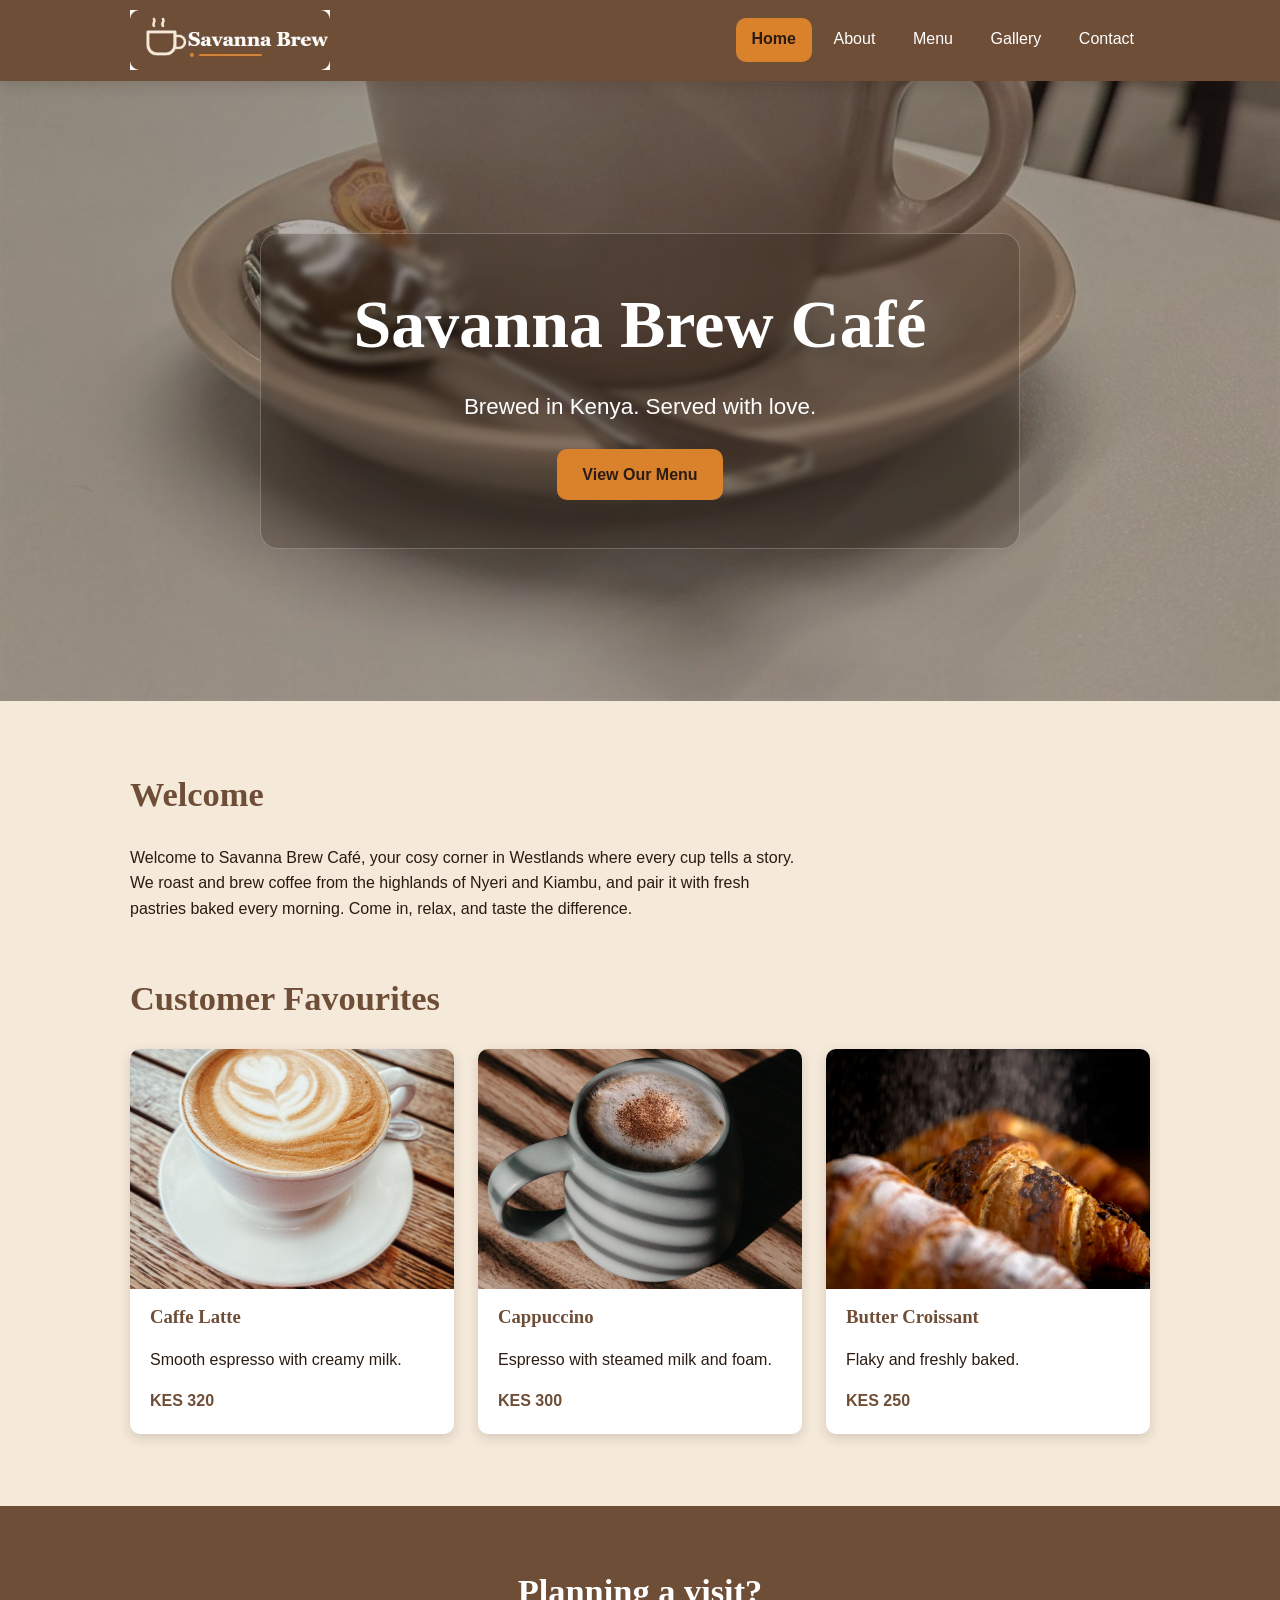
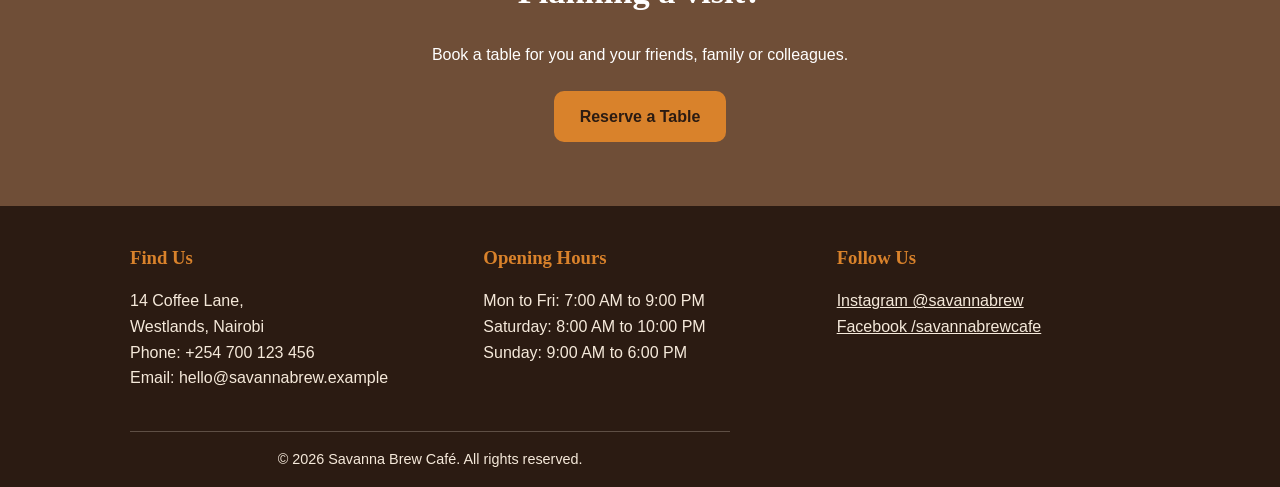
<file: index.html>
<!DOCTYPE html>
<html lang="en">
<head>
  <meta charset="UTF-8">
  <meta name="viewport" content="width=device-width, initial-scale=1.0">
  <meta name="description" content="Savanna Brew Café - Kenyan coffee and fresh pastries in Westlands, Nairobi.">
  <title>Home | Savanna Brew Café</title>
  <link rel="preload" as="image" href="images/optimized/hero.jpg">
  <link rel="stylesheet" href="css/style.css">
  <link rel="icon" type="image/png" href="images/logo.png">
</head>
<body>

  <header class="site-header">
    <div class="container header-inner">
      <a class="logo" href="index.html">
        <img src="images/logo.png" alt="Savanna Brew Café logo" width="200" height="60" decoding="async">
      </a>
      <nav aria-label="Main navigation">
        <ul class="nav-list">
          <li><a href="index.html" class="active" aria-current="page">Home</a></li>
          <li><a href="about.html">About</a></li>
          <li><a href="menu.html">Menu</a></li>
          <li><a href="gallery.html">Gallery</a></li>
          <li><a href="contact.html">Contact</a></li>
        </ul>
      </nav>
    </div>
  </header>

  <main>
    <section class="hero">
      <div class="hero-content">
        <h1>Savanna Brew Café</h1>
        <p class="tagline">Brewed in Kenya. Served with love.</p>
        <a class="btn" href="menu.html">View Our Menu</a>
      </div>
    </section>

    <section class="section container home-welcome">
      <h2>Welcome</h2>
      <p>Welcome to Savanna Brew Café, your cosy corner in Westlands where every cup tells a story. We roast and brew coffee from the highlands of Nyeri and Kiambu, and pair it with fresh pastries baked every morning. Come in, relax, and taste the difference.</p>
    </section>

    <section class="section container home-favourites">
      <h2>Customer Favourites</h2>
      <div class="cards">
        <article class="card">
          <img class="card-image-latte" src="images/optimized/latte.jpg" alt="A creamy caffe latte in a white cup" width="400" height="300" loading="lazy" decoding="async">
          <div class="card-body">
            <h3>Caffe Latte</h3>
            <p>Smooth espresso with creamy milk.</p>
            <p class="card-price">KES 320</p>
          </div>
        </article>
        <article class="card">
          <img src="images/optimized/cappuccino.jpg" alt="A cappuccino topped with frothy milk foam" width="400" height="300" loading="lazy" decoding="async">
          <div class="card-body">
            <h3>Cappuccino</h3>
            <p>Espresso with steamed milk and foam.</p>
            <p class="card-price">KES 300</p>
          </div>
        </article>
        <article class="card">
          <img class="card-image-croissant" src="images/optimized/croissant.jpg" alt="A flaky golden butter croissant on a plate" width="400" height="300" loading="lazy" decoding="async">
          <div class="card-body">
            <h3>Butter Croissant</h3>
            <p>Flaky and freshly baked.</p>
            <p class="card-price">KES 250</p>
          </div>
        </article>
      </div>
    </section>

    <section class="section cta">
      <div class="container">
        <h2>Planning a visit?</h2>
        <p>Book a table for you and your friends, family or colleagues.</p>
        <a class="btn" href="contact.html">Reserve a Table</a>
      </div>
    </section>
  </main>

  <footer class="site-footer">
    <div class="container">
      <div class="footer-cols">
        <section>
          <h3>Find Us</h3>
          <p>14 Coffee Lane,<br>Westlands, Nairobi<br>Phone: +254 700 123 456<br>Email: hello@savannabrew.example</p>
        </section>
        <section>
          <h3>Opening Hours</h3>
          <p>Mon to Fri: 7:00 AM to 9:00 PM<br>Saturday: 8:00 AM to 10:00 PM<br>Sunday: 9:00 AM to 6:00 PM</p>
        </section>
        <section>
          <h3>Follow Us</h3>
          <ul class="social-list">
            <li><a href="https://www.instagram.com/" target="_blank" rel="noopener noreferrer">Instagram @savannabrew</a></li>
            <li><a href="https://www.facebook.com/" target="_blank" rel="noopener noreferrer">Facebook /savannabrewcafe</a></li>
          </ul>
        </section>
      </div>
      <p class="copyright">&copy; 2026 Savanna Brew Café. All rights reserved.</p>
    </div>
  </footer>

</body>
</html>
</file>
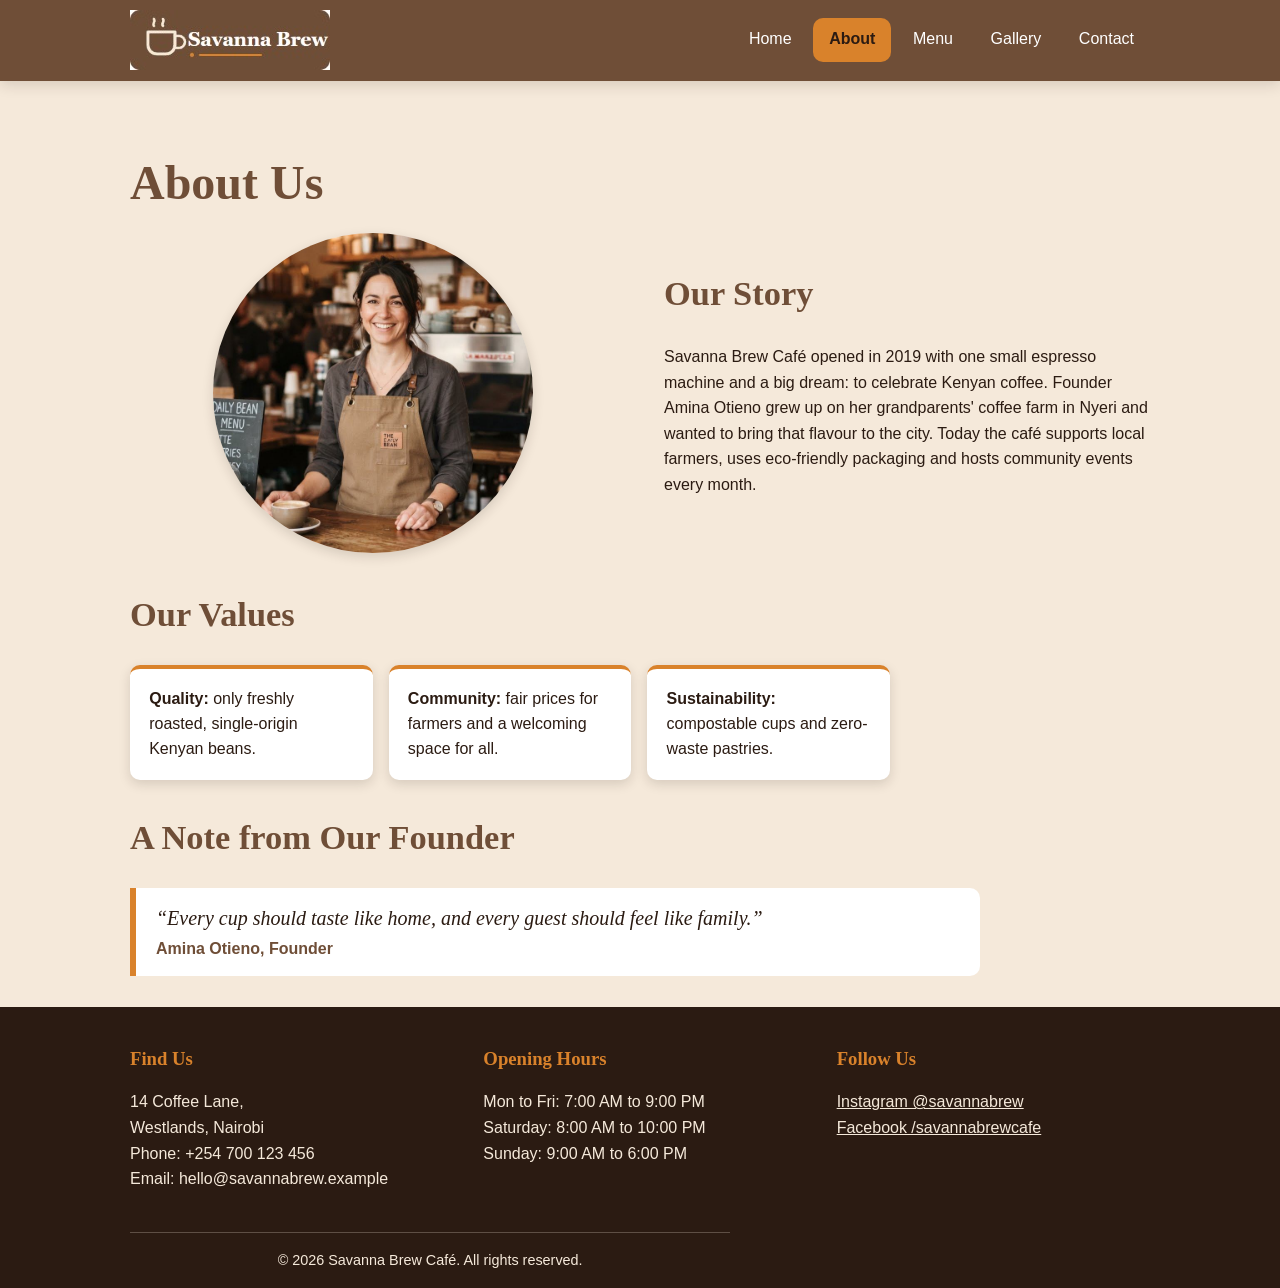
<file: about.html>
<!DOCTYPE html>
<html lang="en">
<head>
  <meta charset="UTF-8">
  <meta name="viewport" content="width=device-width, initial-scale=1.0">
  <meta name="description" content="Savanna Brew Café - Kenyan coffee and fresh pastries in Westlands, Nairobi.">
  <title>About Us | Savanna Brew Café</title>
  <link rel="stylesheet" href="css/style.css">
  <link rel="icon" type="image/png" href="images/logo.png">
</head>
<body>

  <header class="site-header">
    <div class="container header-inner">
      <a class="logo" href="index.html">
        <img src="images/logo.png" alt="Savanna Brew Café logo" width="200" height="60">
      </a>
      <nav aria-label="Main navigation">
        <ul class="nav-list">
          <li><a href="index.html">Home</a></li>
          <li><a href="about.html" class="active" aria-current="page">About</a></li>
          <li><a href="menu.html">Menu</a></li>
          <li><a href="gallery.html">Gallery</a></li>
          <li><a href="contact.html">Contact</a></li>
        </ul>
      </nav>
    </div>
  </header>

  <main>
    <section class="section container about-intro">
      <h1>About Us</h1>
      <div class="two-col">
        <img class="owner-photo" src="images/optimized/about-owner.jpg" alt="Amina Otieno, the café owner, smiling behind the counter" width="600" height="600" loading="lazy" decoding="async">
        <article>
          <h2>Our Story</h2>
          <p>Savanna Brew Café opened in 2019 with one small espresso machine and a big dream: to celebrate Kenyan coffee. Founder Amina Otieno grew up on her grandparents' coffee farm in Nyeri and wanted to bring that flavour to the city. Today the café supports local farmers, uses eco-friendly packaging and hosts community events every month.</p>
        </article>
      </div>
    </section>

    <section class="section container about-values">
      <h2>Our Values</h2>
      <ul class="values-list">
        <li><strong>Quality:</strong> only freshly roasted, single-origin Kenyan beans.</li>
        <li><strong>Community:</strong> fair prices for farmers and a welcoming space for all.</li>
        <li><strong>Sustainability:</strong> compostable cups and zero-waste pastries.</li>
      </ul>
    </section>

    <section class="section container owner-quote">
      <h2>A Note from Our Founder</h2>
      <blockquote>
        &ldquo;Every cup should taste like home, and every guest should feel like family.&rdquo;
        <cite>Amina Otieno, Founder</cite>
      </blockquote>
    </section>
  </main>

  <footer class="site-footer">
    <div class="container">
      <div class="footer-cols">
        <section>
          <h3>Find Us</h3>
          <p>14 Coffee Lane,<br>Westlands, Nairobi<br>Phone: +254 700 123 456<br>Email: hello@savannabrew.example</p>
        </section>
        <section>
          <h3>Opening Hours</h3>
          <p>Mon to Fri: 7:00 AM to 9:00 PM<br>Saturday: 8:00 AM to 10:00 PM<br>Sunday: 9:00 AM to 6:00 PM</p>
        </section>
        <section>
          <h3>Follow Us</h3>
          <ul class="social-list">
            <li><a href="https://www.instagram.com/" target="_blank" rel="noopener noreferrer">Instagram @savannabrew</a></li>
            <li><a href="https://www.facebook.com/" target="_blank" rel="noopener noreferrer">Facebook /savannabrewcafe</a></li>
          </ul>
        </section>
      </div>
      <p class="copyright">&copy; 2026 Savanna Brew Café. All rights reserved.</p>
    </div>
  </footer>

</body>
</html>
</file>
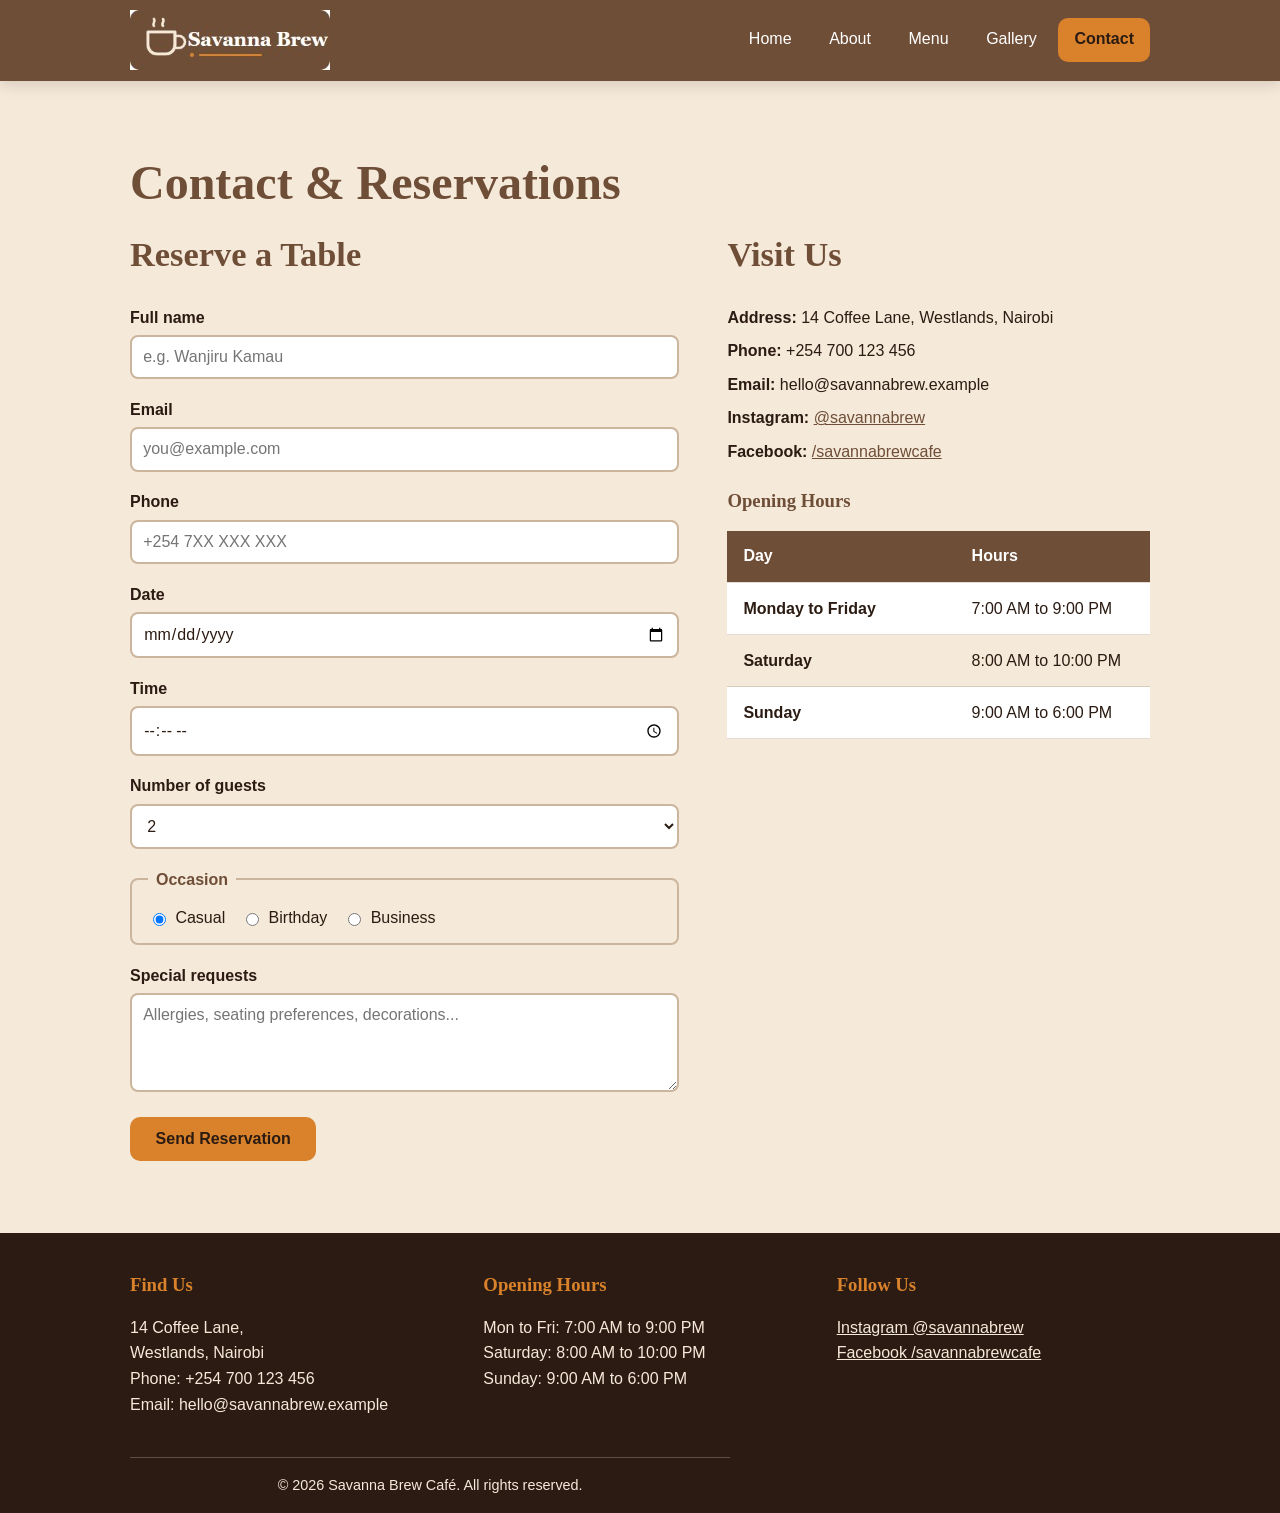
<file: contact.html>
<!DOCTYPE html>
<html lang="en">
<head>
  <meta charset="UTF-8">
  <meta name="viewport" content="width=device-width, initial-scale=1.0">
  <meta name="description" content="Savanna Brew Café - Kenyan coffee and fresh pastries in Westlands, Nairobi.">
  <title>Contact & Reservations | Savanna Brew Café</title>
  <link rel="stylesheet" href="css/style.css">
  <link rel="icon" type="image/png" href="images/logo.png">
</head>
<body>

  <header class="site-header">
    <div class="container header-inner">
      <a class="logo" href="index.html">
        <img src="images/logo.png" alt="Savanna Brew Café logo" width="200" height="60">
      </a>
      <nav aria-label="Main navigation">
        <ul class="nav-list">
          <li><a href="index.html">Home</a></li>
          <li><a href="about.html">About</a></li>
          <li><a href="menu.html">Menu</a></li>
          <li><a href="gallery.html">Gallery</a></li>
          <li><a href="contact.html" class="active" aria-current="page">Contact</a></li>
        </ul>
      </nav>
    </div>
  </header>

  <main>
    <section class="section container">
      <h1>Contact &amp; Reservations</h1>
      <div class="contact-layout">

        <section class="form-section">
          <h2>Reserve a Table</h2>
          <form action="index.html" method="get">
            <div class="form-group">
              <label for="name">Full name</label>
              <input type="text" id="name" name="name" placeholder="e.g. Wanjiru Kamau" required>
            </div>
            <div class="form-group">
              <label for="email">Email</label>
              <input type="email" id="email" name="email" placeholder="you@example.com" required>
            </div>
            <div class="form-group">
              <label for="phone">Phone</label>
              <input type="tel" id="phone" name="phone" placeholder="+254 7XX XXX XXX">
            </div>
            <div class="form-group">
              <label for="date">Date</label>
              <input type="date" id="date" name="date" required>
            </div>
            <div class="form-group">
              <label for="time">Time</label>
              <input type="time" id="time" name="time" required>
            </div>
            <div class="form-group">
              <label for="guests">Number of guests</label>
              <select id="guests" name="guests">
                <option value="1">1</option>
                <option value="2" selected>2</option>
                <option value="3">3</option>
                <option value="4">4</option>
                <option value="5">5</option>
                <option value="6">6</option>
                <option value="7">7</option>
                <option value="8">8</option>
                <option value="9">9</option>
                <option value="10">10</option>
              </select>
            </div>
            <fieldset>
              <legend>Occasion</legend>
              <div class="radio-group">
                <label for="casual"><input type="radio" id="casual" name="occasion" value="casual" checked> Casual</label>
                <label for="birthday"><input type="radio" id="birthday" name="occasion" value="birthday"> Birthday</label>
                <label for="business"><input type="radio" id="business" name="occasion" value="business"> Business</label>
              </div>
            </fieldset>
            <div class="form-group">
              <label for="requests">Special requests</label>
              <textarea id="requests" name="requests" rows="4" placeholder="Allergies, seating preferences, decorations..."></textarea>
            </div>
            <button type="submit" class="btn">Send Reservation</button>
          </form>
        </section>

        <aside class="info-section">
          <h2>Visit Us</h2>
          <ul class="contact-list">
            <li><strong>Address:</strong> 14 Coffee Lane, Westlands, Nairobi</li>
            <li><strong>Phone:</strong> +254 700 123 456</li>
            <li><strong>Email:</strong> hello@savannabrew.example</li>
            <li><strong>Instagram:</strong> <a href="https://www.instagram.com/" target="_blank" rel="noopener noreferrer">@savannabrew</a></li>
            <li><strong>Facebook:</strong> <a href="https://www.facebook.com/" target="_blank" rel="noopener noreferrer">/savannabrewcafe</a></li>
          </ul>
          <h3>Opening Hours</h3>
          <div class="table-wrapper">
            <table class="menu-table">
              <thead>
                <tr><th scope="col">Day</th><th scope="col">Hours</th></tr>
              </thead>
              <tbody>
                <tr><th scope="row">Monday to Friday</th><td>7:00 AM to 9:00 PM</td></tr>
                <tr><th scope="row">Saturday</th><td>8:00 AM to 10:00 PM</td></tr>
                <tr><th scope="row">Sunday</th><td>9:00 AM to 6:00 PM</td></tr>
              </tbody>
            </table>
          </div>
        </aside>

      </div>
    </section>
  </main>

  <footer class="site-footer">
    <div class="container">
      <div class="footer-cols">
        <section>
          <h3>Find Us</h3>
          <p>14 Coffee Lane,<br>Westlands, Nairobi<br>Phone: +254 700 123 456<br>Email: hello@savannabrew.example</p>
        </section>
        <section>
          <h3>Opening Hours</h3>
          <p>Mon to Fri: 7:00 AM to 9:00 PM<br>Saturday: 8:00 AM to 10:00 PM<br>Sunday: 9:00 AM to 6:00 PM</p>
        </section>
        <section>
          <h3>Follow Us</h3>
          <ul class="social-list">
            <li><a href="https://www.instagram.com/" target="_blank" rel="noopener noreferrer">Instagram @savannabrew</a></li>
            <li><a href="https://www.facebook.com/" target="_blank" rel="noopener noreferrer">Facebook /savannabrewcafe</a></li>
          </ul>
        </section>
      </div>
      <p class="copyright">&copy; 2026 Savanna Brew Café. All rights reserved.</p>
    </div>
  </footer>

</body>
</html>
</file>
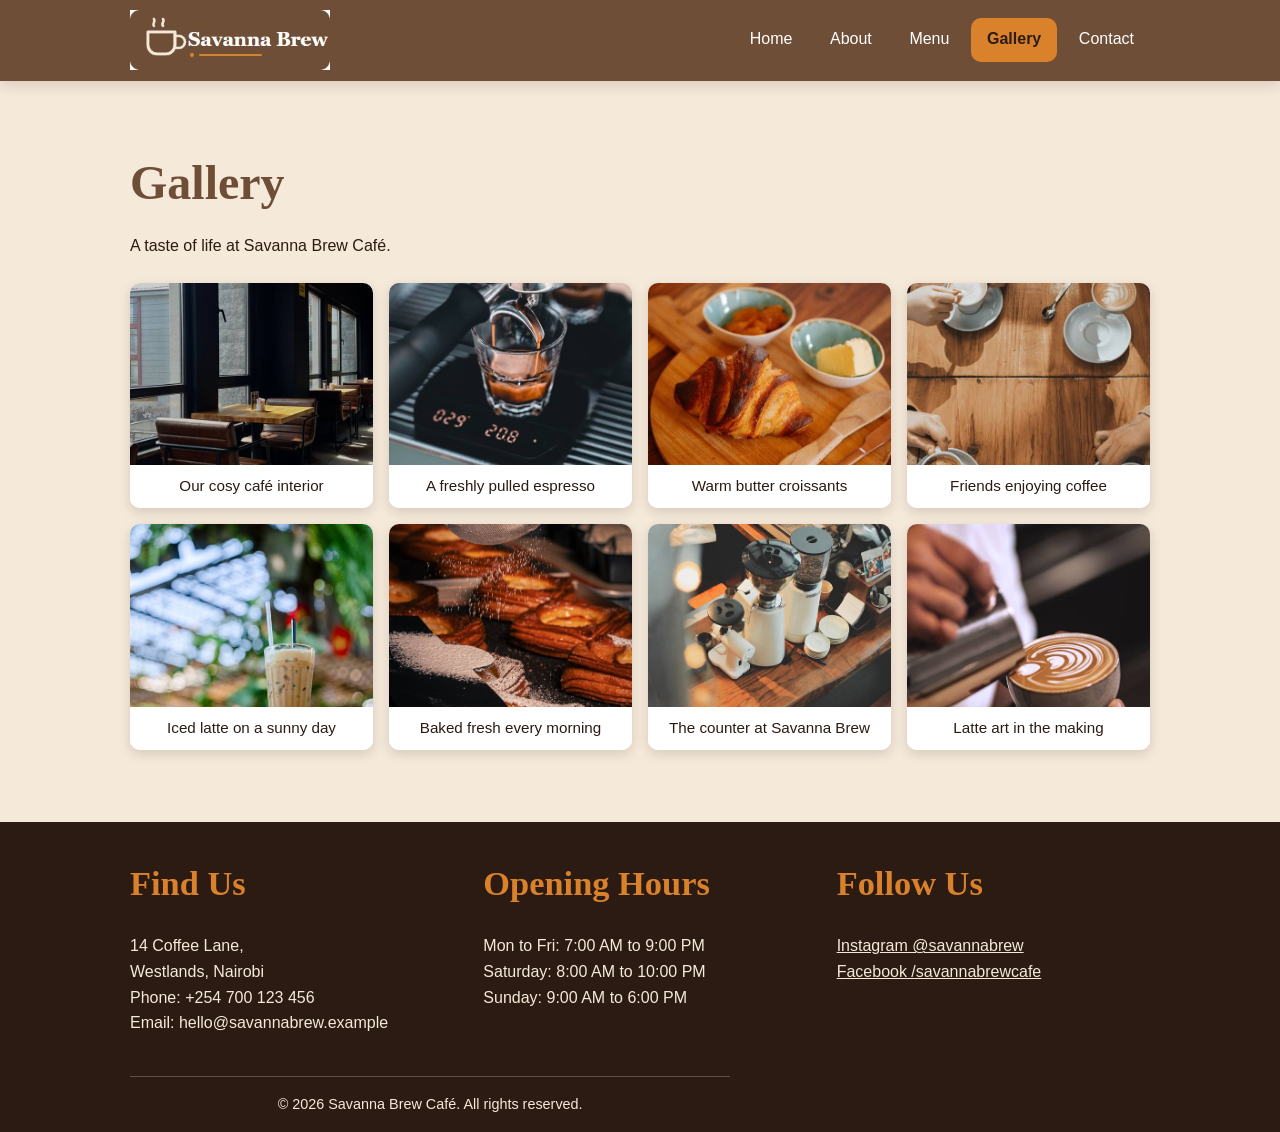
<file: gallery.html>
<!DOCTYPE html>
<html lang="en">
<head>
  <meta charset="UTF-8">
  <meta name="viewport" content="width=device-width, initial-scale=1.0">
  <meta name="description" content="Savanna Brew Café - Kenyan coffee and fresh pastries in Westlands, Nairobi.">
  <title>Gallery | Savanna Brew Café</title>
  <link rel="stylesheet" href="css/style.css">
  <link rel="icon" type="image/png" href="images/logo.png">
</head>
<body>

  <header class="site-header">
    <div class="container header-inner">
      <a class="logo" href="index.html">
        <img src="images/logo.png" alt="Savanna Brew Café logo" width="200" height="60">
      </a>
      <nav aria-label="Main navigation">
        <ul class="nav-list">
          <li><a href="index.html">Home</a></li>
          <li><a href="about.html">About</a></li>
          <li><a href="menu.html">Menu</a></li>
          <li><a href="gallery.html" class="active" aria-current="page">Gallery</a></li>
          <li><a href="contact.html">Contact</a></li>
        </ul>
      </nav>
    </div>
  </header>

  <main>
    <section class="section container">
      <h1>Gallery</h1>
      <p>A taste of life at Savanna Brew Café.</p>
      <div class="gallery-grid">
        <figure>
          <img src="images/optimized/gallery-1.jpg" alt="Cosy interior of Savanna Brew Café with wooden tables" width="600" height="450" loading="lazy" decoding="async">
          <figcaption>Our cosy café interior</figcaption>
        </figure>
        <figure>
          <img src="images/optimized/gallery-2.jpg" alt="A freshly pulled espresso shot in a small cup" width="600" height="450" loading="lazy" decoding="async">
          <figcaption>A freshly pulled espresso</figcaption>
        </figure>
        <figure>
          <img src="images/optimized/gallery-3.jpg" alt="A tray of warm golden butter croissants" width="600" height="450" loading="lazy" decoding="async">
          <figcaption>Warm butter croissants</figcaption>
        </figure>
        <figure>
          <img src="images/optimized/gallery-4.jpg" alt="Friends laughing together over cups of coffee" width="600" height="450" loading="lazy" decoding="async">
          <figcaption>Friends enjoying coffee</figcaption>
        </figure>
        <figure>
          <img src="images/optimized/gallery-5.jpg" alt="A tall glass of iced latte with ice cubes" width="600" height="450" loading="lazy" decoding="async">
          <figcaption>Iced latte on a sunny day</figcaption>
        </figure>
        <figure>
          <img src="images/optimized/gallery-6.jpg" alt="Fresh pastries cooling on a rack" width="600" height="450" loading="lazy" decoding="async">
          <figcaption>Baked fresh every morning</figcaption>
        </figure>
        <figure>
          <img src="images/optimized/gallery-7.jpg" alt="The coffee counter with the espresso machine" width="600" height="450" loading="lazy" decoding="async">
          <figcaption>The counter at Savanna Brew</figcaption>
        </figure>
        <figure>
          <img src="images/optimized/gallery-8.jpg" alt="A barista pouring latte art into a cup" width="600" height="450" loading="lazy" decoding="async">
          <figcaption>Latte art in the making</figcaption>
        </figure>
      </div>
    </section>
  </main>

  <footer class="site-footer">
    <div class="container">
      <div class="footer-cols">
        <section>
          <h2>Find Us</h2>
          <p>14 Coffee Lane,<br>Westlands, Nairobi<br>Phone: +254 700 123 456<br>Email: hello@savannabrew.example</p>
        </section>
        <section>
          <h2>Opening Hours</h2>
          <p>Mon to Fri: 7:00 AM to 9:00 PM<br>Saturday: 8:00 AM to 10:00 PM<br>Sunday: 9:00 AM to 6:00 PM</p>
        </section>
        <section>
          <h2>Follow Us</h2>
          <ul class="social-list">
            <li><a href="https://www.instagram.com/" target="_blank" rel="noopener noreferrer">Instagram @savannabrew</a></li>
            <li><a href="https://www.facebook.com/" target="_blank" rel="noopener noreferrer">Facebook /savannabrewcafe</a></li>
          </ul>
        </section>
      </div>
      <p class="copyright">&copy; 2026 Savanna Brew Café. All rights reserved.</p>
    </div>
  </footer>

</body>
</html>
</file>
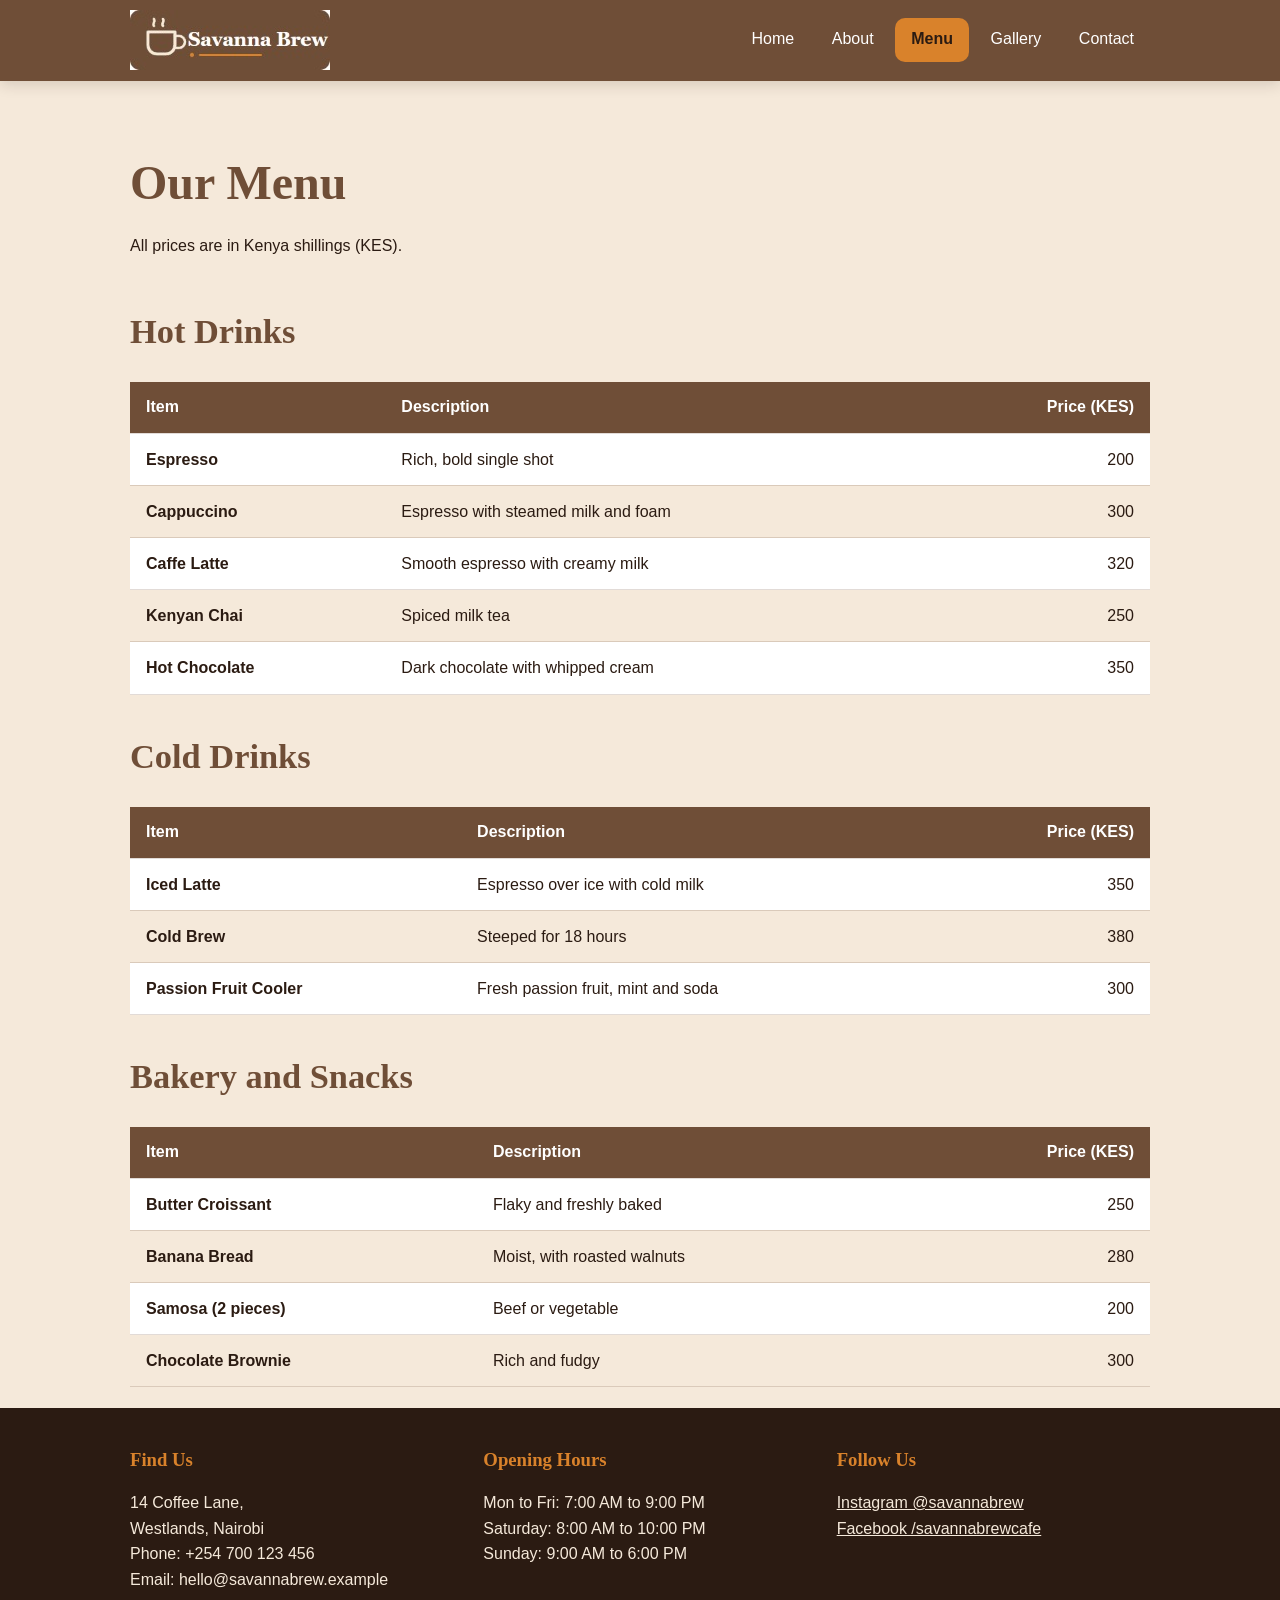
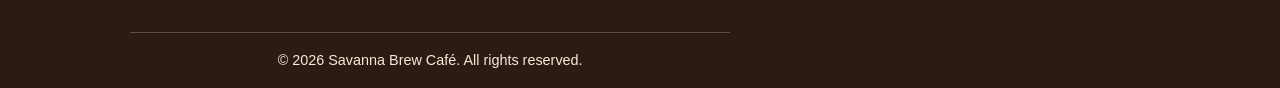
<file: menu.html>
<!DOCTYPE html>
<html lang="en">
<head>
  <meta charset="UTF-8">
  <meta name="viewport" content="width=device-width, initial-scale=1.0">
  <meta name="description" content="Savanna Brew Café - Kenyan coffee and fresh pastries in Westlands, Nairobi.">
  <title>Menu | Savanna Brew Café</title>
  <link rel="stylesheet" href="css/style.css">
  <link rel="icon" type="image/png" href="images/logo.png">
</head>
<body>

  <header class="site-header">
    <div class="container header-inner">
      <a class="logo" href="index.html">
        <img src="images/logo.png" alt="Savanna Brew Café logo" width="200" height="60">
      </a>
      <nav aria-label="Main navigation">
        <ul class="nav-list">
          <li><a href="index.html">Home</a></li>
          <li><a href="about.html">About</a></li>
          <li><a href="menu.html" class="active" aria-current="page">Menu</a></li>
          <li><a href="gallery.html">Gallery</a></li>
          <li><a href="contact.html">Contact</a></li>
        </ul>
      </nav>
    </div>
  </header>

  <main>
    <section class="section container menu-intro">
      <h1>Our Menu</h1>
      <p>All prices are in Kenya shillings (KES).</p>
    </section>
    <section class="section container menu-section">
      <h2>Hot Drinks</h2>
      <div class="table-wrapper">
        <table class="menu-table">
          <thead>
            <tr>
              <th scope="col">Item</th>
              <th scope="col">Description</th>
              <th scope="col" class="price">Price (KES)</th>
            </tr>
          </thead>
          <tbody>
            <tr>
              <th scope="row">Espresso</th>
              <td>Rich, bold single shot</td>
              <td class="price">200</td>
            </tr>
            <tr>
              <th scope="row">Cappuccino</th>
              <td>Espresso with steamed milk and foam</td>
              <td class="price">300</td>
            </tr>
            <tr>
              <th scope="row">Caffe Latte</th>
              <td>Smooth espresso with creamy milk</td>
              <td class="price">320</td>
            </tr>
            <tr>
              <th scope="row">Kenyan Chai</th>
              <td>Spiced milk tea</td>
              <td class="price">250</td>
            </tr>
            <tr>
              <th scope="row">Hot Chocolate</th>
              <td>Dark chocolate with whipped cream</td>
              <td class="price">350</td>
            </tr>
          </tbody>
        </table>
      </div>
    </section>
    <section class="section container menu-section">
      <h2>Cold Drinks</h2>
      <div class="table-wrapper">
        <table class="menu-table">
          <thead>
            <tr>
              <th scope="col">Item</th>
              <th scope="col">Description</th>
              <th scope="col" class="price">Price (KES)</th>
            </tr>
          </thead>
          <tbody>
            <tr>
              <th scope="row">Iced Latte</th>
              <td>Espresso over ice with cold milk</td>
              <td class="price">350</td>
            </tr>
            <tr>
              <th scope="row">Cold Brew</th>
              <td>Steeped for 18 hours</td>
              <td class="price">380</td>
            </tr>
            <tr>
              <th scope="row">Passion Fruit Cooler</th>
              <td>Fresh passion fruit, mint and soda</td>
              <td class="price">300</td>
            </tr>
          </tbody>
        </table>
      </div>
    </section>
    <section class="section container menu-section">
      <h2>Bakery and Snacks</h2>
      <div class="table-wrapper">
        <table class="menu-table">
          <thead>
            <tr>
              <th scope="col">Item</th>
              <th scope="col">Description</th>
              <th scope="col" class="price">Price (KES)</th>
            </tr>
          </thead>
          <tbody>
            <tr>
              <th scope="row">Butter Croissant</th>
              <td>Flaky and freshly baked</td>
              <td class="price">250</td>
            </tr>
            <tr>
              <th scope="row">Banana Bread</th>
              <td>Moist, with roasted walnuts</td>
              <td class="price">280</td>
            </tr>
            <tr>
              <th scope="row">Samosa (2 pieces)</th>
              <td>Beef or vegetable</td>
              <td class="price">200</td>
            </tr>
            <tr>
              <th scope="row">Chocolate Brownie</th>
              <td>Rich and fudgy</td>
              <td class="price">300</td>
            </tr>
          </tbody>
        </table>
      </div>
    </section>
  </main>

  <footer class="site-footer">
    <div class="container">
      <div class="footer-cols">
        <section>
          <h3>Find Us</h3>
          <p>14 Coffee Lane,<br>Westlands, Nairobi<br>Phone: +254 700 123 456<br>Email: hello@savannabrew.example</p>
        </section>
        <section>
          <h3>Opening Hours</h3>
          <p>Mon to Fri: 7:00 AM to 9:00 PM<br>Saturday: 8:00 AM to 10:00 PM<br>Sunday: 9:00 AM to 6:00 PM</p>
        </section>
        <section>
          <h3>Follow Us</h3>
          <ul class="social-list">
            <li><a href="https://www.instagram.com/" target="_blank" rel="noopener noreferrer">Instagram @savannabrew</a></li>
            <li><a href="https://www.facebook.com/" target="_blank" rel="noopener noreferrer">Facebook /savannabrewcafe</a></li>
          </ul>
        </section>
      </div>
      <p class="copyright">&copy; 2026 Savanna Brew Café. All rights reserved.</p>
    </div>
  </footer>

</body>
</html>
</file>
<file: css/style.css>
/* =========================================================
   Savanna Brew Café - style.css
   Sections:
   1. Variables   2. Base   3. Layout helpers   4. Header & nav
   5. Buttons     6. Home   7. About            8. Menu tables
   9. Gallery    10. Contact form   11. Footer  12. Animation
   13. Responsive (768px and below)
   ========================================================= */

/* ---------- 1. VARIABLES (brand palette & fonts) ---------- */
:root {
  --primary: #6F4E37;     /* coffee brown */
  --secondary: #F5E9DA;   /* cream */
  --accent: #D9822B;      /* savanna orange */
  --dark: #2B1B12;        /* dark text */
  --white: #FFFFFF;
  --font-heading: "Playfair Display", Georgia, serif;
  --font-body: "Open Sans", Arial, sans-serif;
  --radius: 10px;
  --shadow: 0 4px 12px rgba(43, 27, 18, 0.15);
  --shadow-lg: 0 12px 24px rgba(43, 27, 18, 0.25);
}

/* ---------- 2. BASE ---------- */
*, *::before, *::after { box-sizing: border-box; }

body {
  margin: 0;
  font-family: var(--font-body);
  font-size: 1rem;            /* 16px */
  line-height: 1.6;
  color: var(--dark);
  background-color: var(--secondary);
}

img {
  max-width: 100%;
  height: auto;
  display: block;
}

h1, h2, h3 {
  font-family: var(--font-heading);
  color: var(--primary);
  line-height: 1.25;
}

a { color: var(--primary); transition: color 0.3s; }
a:hover, a:focus { color: var(--accent); text-decoration: underline; }
a:focus-visible { outline: 3px solid var(--accent); outline-offset: 3px; }

/* ---------- 3. LAYOUT HELPERS ---------- */
.container {
  width: min(1100px, 100%);
  margin-inline: auto;
  padding-inline: clamp(1rem, 4vw, 2.5rem);
}
.section { padding-block: clamp(2.25rem, 6vw, 4.5rem); }

/* ---------- 4. HEADER & NAVIGATION (Flexbox) ---------- */
.site-header { background-color: var(--primary); }

.header-inner {
  display: flex;
  justify-content: space-between;
  align-items: center;
  padding-block: 0.65rem;
  gap: clamp(0.75rem, 3vw, 2rem);
}

.logo img { width: 200px; height: 60px; object-fit: contain; }

.nav-list {
  display: flex;
  flex-wrap: wrap;
  gap: 0.5rem;
  list-style: none;
  margin: 0;
  padding: 0;
}

.nav-list a {
  display: block;
  padding: 0.5rem 1rem;
  color: var(--white);
  text-decoration: none;
  border-radius: var(--radius);
  transition: background-color 0.3s, color 0.3s;
}

.nav-list a:hover,
.nav-list a:focus {
  background-color: rgba(255, 255, 255, 0.2);
  color: var(--white);
}

/* current page highlight */
.nav-list a.active {
  background-color: var(--accent);
  color: var(--dark);
  font-weight: 700;
}

/* ---------- 5. BUTTONS ---------- */
.btn {
  display: inline-block;
  padding: 0.8rem 1.6rem;
  background-color: var(--accent);
  color: var(--dark);
  font-family: var(--font-body);
  font-size: 1rem;
  font-weight: 700;
  text-decoration: none;
  border: none;
  border-radius: var(--radius);
  cursor: pointer;
  transition: background-color 0.3s ease, color 0.3s ease, transform 0.3s ease, box-shadow 0.3s ease;
}

.btn:hover, .btn:focus {
  background-color: var(--primary);
  color: var(--white);
  transform: translateY(-2px);
  box-shadow: var(--shadow);
  text-decoration: none;
}

/* ---------- 6. HOME PAGE ---------- */
.hero {
  /* dark overlay + background image */
  background: linear-gradient(rgba(43, 27, 18, 0.35), rgba(43, 27, 18, 0.35)),
              url("../images/optimized/hero.jpg") center bottom / cover no-repeat;
  color: var(--white);
  text-align: center;
  padding: 6rem 1rem;
}

.hero h1 {
  color: var(--white);
  font-size: 3rem;
  margin: 0 0 0.5rem;
  animation: fadeIn 1.2s ease both;
}

.tagline {
  font-size: 1.25rem;
  margin-bottom: 1.5rem;
  animation: fadeIn 1.8s ease both;
}

/* three equal cards - Flexbox */
.cards {
  display: flex;
  gap: clamp(1rem, 3vw, 1.5rem);
}

.card {
  flex: 1;
  background-color: var(--white);
  border-radius: var(--radius);
  box-shadow: var(--shadow);
  overflow: hidden;
  transition: transform 0.3s ease, box-shadow 0.3s ease;
}

.card:hover { transform: translateY(-8px); box-shadow: var(--shadow-lg); }
.card img {
  width: 100%;
  height: 240px;
  object-fit: cover;
  background-color: var(--secondary);
}
.card-image-croissant {
  object-position: center 72%;
  filter: brightness(1.16) contrast(1.12) saturate(1.08);
}
.card-body { padding: 1rem 1.25rem 1.25rem; }
.card-body h3 { margin-top: 0; }
.card-price { font-weight: 700; color: var(--primary); margin-bottom: 0; }

.cta { background-color: var(--primary); color: var(--white); text-align: center; }
.cta h2 { color: var(--white); }

/* Keep the Home page sections visually connected. */
.section.home-welcome { padding-bottom: 1.25rem; }
.section.home-favourites { padding-top: 1.25rem; }

/* ---------- 7. ABOUT PAGE ---------- */
.two-col {
  display: grid;
  grid-template-columns: repeat(2, minmax(0, 1fr));
  gap: clamp(1.5rem, 5vw, 3rem);
  align-items: center;
}

.owner-photo {
  width: 100%;
  max-width: 320px;
  aspect-ratio: 1 / 1;
  object-fit: cover;
  border-radius: 50%;        /* rounded owner image */
  margin-inline: auto;
  box-shadow: var(--shadow);
}

.section.about-intro { padding-bottom: 1.25rem; }
.section.about-values { padding-top: 1.25rem; padding-bottom: 1.5rem; }

.values-list {
  display: grid;
  grid-template-columns: repeat(3, minmax(0, 1fr));
  gap: 1rem;
  list-style: none;
  margin: 0;
  padding: 0;
}

.values-list li {
  margin: 0;
  padding: 1.15rem 1.2rem;
  background-color: var(--white);
  border-top: 4px solid var(--accent);
  border-radius: var(--radius);
  box-shadow: var(--shadow);
  line-height: 1.55;
  transition: transform 0.3s ease, box-shadow 0.3s ease;
}

.values-list li:hover {
  transform: translateY(-4px);
  box-shadow: var(--shadow-lg);
}

blockquote {
  margin: 0;
  padding: 1rem 1.25rem;
  background-color: var(--white);
  border-left: 6px solid var(--accent);
  border-radius: 0 var(--radius) var(--radius) 0;
  font-family: var(--font-heading);
  font-size: 1.25rem;
  font-style: italic;
  line-height: 1.45;
}

.section.owner-quote { padding-top: 0.75rem; padding-bottom: 2rem; }

blockquote cite {
  display: block;
  margin-top: 0.25rem;
  font-family: var(--font-body);
  font-size: 1rem;
  font-style: normal;
  font-weight: 600;
  color: var(--primary);
}

/* ---------- 8. MENU TABLES ---------- */
.section.menu-intro { padding-bottom: 1rem; }
.section.menu-section { padding-block: 1.25rem; }

.table-wrapper { overflow-x: auto; }   /* scroll inside wrapper on small screens */

.menu-table {
  width: 100%;
  min-width: 480px;
  border-collapse: collapse;
  background-color: var(--white);
  box-shadow: var(--shadow);
}

.menu-table th,
.menu-table td {
  padding: 0.8rem 1rem;
  text-align: left;
  border-bottom: 1px solid rgba(111, 78, 55, 0.2);
}

.menu-table thead th { background-color: var(--primary); color: var(--white); }

/* zebra stripes + hover highlight */
.menu-table tbody tr:nth-child(even) { background-color: var(--secondary); }
.menu-table tbody tr { transition: background-color 0.25s ease; }
.menu-table tbody tr:hover { background-color: #EBD2B2; }

/* right-aligned price column */
.menu-table .price { text-align: right; }

/* ---------- 9. GALLERY (CSS Grid) ---------- */
.gallery-grid {
  display: grid;
  grid-template-columns: repeat(4, minmax(0, 1fr));
  gap: clamp(0.75rem, 2vw, 1rem);
  margin-top: 1.5rem;
}

.gallery-grid figure {
  margin: 0;
  overflow: hidden;
  background-color: var(--white);
  border-radius: var(--radius);
  box-shadow: var(--shadow);
}

.gallery-grid img {
  width: 100%;
  aspect-ratio: 4 / 3;
  object-fit: cover;                       /* no distortion */
  transition: transform 0.4s ease;
}

.gallery-grid figure:hover img { transform: scale(1.1); }

.gallery-grid figcaption {
  padding: 0.6rem 0.75rem;
  font-size: 0.95rem;
  text-align: center;
  background-color: var(--white);
  position: relative;
}

/* ---------- 10. CONTACT PAGE & FORM ---------- */
/* Form comes first in the HTML, so it also appears first on mobile */
.contact-layout {
  display: grid;
  grid-template-columns: minmax(0, 1.3fr) minmax(0, 1fr);
  gap: clamp(1.5rem, 5vw, 3rem);
  align-items: start;
}

.form-group { margin-bottom: 1.1rem; }

label { display: block; margin-bottom: 0.3rem; font-weight: 600; }

input, select, textarea {
  width: 100%;
  padding: 0.7rem;
  font-family: var(--font-body);
  font-size: 1rem;
  color: var(--dark);
  background-color: var(--white);
  border: 2px solid #CBB59C;
  border-radius: 8px;
  transition: border-color 0.3s, box-shadow 0.3s;
}

input:focus, select:focus, textarea:focus {
  outline: 3px solid var(--accent);        /* visible accent focus outline */
  outline-offset: 1px;
  border-color: var(--accent);
}

fieldset {
  margin: 0 0 1.1rem;
  padding: 0.8rem 1rem;
  border: 2px solid #CBB59C;
  border-radius: 8px;
}

legend { padding: 0 0.5rem; font-weight: 700; color: var(--primary); }

.radio-group label {
  display: inline-flex;
  align-items: center;
  gap: 0.4rem;
  margin: 0 1rem 0 0;
  font-weight: 400;
}

.radio-group input { width: auto; }

.contact-list { list-style: none; padding: 0; margin: 0 0 1.5rem; }
.contact-list li { margin-bottom: 0.5rem; }

/* ---------- 11. FOOTER ---------- */
.site-footer {
  background-color: var(--dark);
  color: var(--secondary);
  padding: 2.5rem 0 1rem;
}

.footer-cols {
  display: grid;
  grid-template-columns: repeat(3, minmax(0, 1fr));
  gap: clamp(1.25rem, 4vw, 2.5rem);
}
.site-footer h2, .site-footer h3 { margin-top: 0; color: var(--accent); }
.site-footer a { color: var(--secondary); }
.site-footer a:hover, .site-footer a:focus { color: var(--accent); }
.social-list { list-style: none; padding: 0; margin: 0; }

.copyright {
  margin: 1.5rem 0 0;
  padding-top: 1rem;
  text-align: center;
  font-size: 0.9rem;
  border-top: 1px solid rgba(245, 233, 218, 0.25);
}

/* ---------- 12. ANIMATION (bonus) ---------- */
@keyframes fadeIn {
  from { opacity: 0; transform: translateY(15px); }
  to   { opacity: 1; transform: translateY(0); }
}

/* ---------- 13. RESPONSIVE ---------- */
/* Tablet: gallery goes to 2 columns */
/* Compact layouts: keep controls easy to reach and content readable. */
@media (max-width: 992px) {
  .gallery-grid { grid-template-columns: repeat(2, minmax(0, 1fr)); }
}

@media (max-width: 768px) {
  .header-inner { flex-direction: column; }
  nav { width: 100%; }
  .nav-list { justify-content: center; gap: 0.2rem; }
  .two-col,
  .contact-layout { grid-template-columns: 1fr; }
  .footer-cols { grid-template-columns: repeat(2, minmax(0, 1fr)); }
}

/* ---------- Responsive polish ---------- */
html { scroll-behavior: smooth; }

body { overflow-x: hidden; }

.site-header {
  position: sticky;
  top: 0;
  z-index: 10;
  box-shadow: 0 3px 14px rgba(43, 27, 18, 0.16);
}

.header-inner { min-height: 76px; }
.nav-list { gap: 0.35rem; }
.nav-list a { white-space: nowrap; }

.hero {
  min-height: clamp(380px, 58vw, 620px);
  display: grid;
  place-items: center;
  padding: clamp(4rem, 10vw, 8rem) 1rem;
}

.hero-content {
  width: min(760px, 100%);
  padding: clamp(1.5rem, 5vw, 3rem);
  border: 1px solid rgba(255, 255, 255, 0.24);
  border-radius: 18px;
  background: rgba(43, 27, 18, 0.22);
  backdrop-filter: blur(3px);
}

.hero h1 { font-size: clamp(2.25rem, 6vw, 4.25rem); }
.tagline { font-size: clamp(1.05rem, 2.3vw, 1.4rem); }

.section { padding-block: clamp(2.25rem, 6vw, 4.5rem); }
.section h2 { margin-top: 0; }

.cards { align-items: stretch; }
.card { min-width: 0; }
.card:hover { transform: translateY(-8px); }
.card:focus-within { box-shadow: var(--shadow-lg); }

.cta { padding-block: clamp(2.5rem, 6vw, 4rem); }
.cta p { margin: 0 auto 1.5rem; max-width: 620px; }

.two-col { align-items: center; }
.owner-photo { width: min(100%, 380px); }

.contact-layout { gap: clamp(1.5rem, 4vw, 3rem); }

.gallery-grid figure { transition: box-shadow 0.3s ease, transform 0.3s ease; }
.gallery-grid figure:hover { box-shadow: var(--shadow-lg); }

@media (prefers-reduced-motion: reduce) {
  html { scroll-behavior: auto; }
  *, *::before, *::after {
    animation-duration: 0.01ms !important;
    animation-iteration-count: 1 !important;
    scroll-behavior: auto !important;
    transition-duration: 0.01ms !important;
  }
}

@media (max-width: 768px) {
  .site-header { position: static; }
  .header-inner { align-items: center; }
  .nav-list {
    flex-direction: column;
    flex-wrap: nowrap;
    align-items: center;
    justify-content: center;
    gap: 0.25rem;
  }
  .nav-list a { padding: 0.45rem 0.65rem; }
  .cards { flex-direction: column; }
  .card img { height: clamp(220px, 55vw, 300px); }
  .two-col { align-items: stretch; }
  .values-list { grid-template-columns: 1fr; }
  .section.menu-section { padding-block: 1rem; }
  .owner-photo { max-width: 320px; }
  .footer-cols { gap: 1.25rem; }
}

@media (max-width: 576px) {
  .gallery-grid { grid-template-columns: 1fr; }
  .container { padding-inline: 1rem; }
  .header-inner { padding-block: 0.6rem 0.85rem; }
  .logo img { width: auto; height: 42px; }
  .nav-list { gap: 0.1rem; }
  .nav-list a { padding: 0.4rem 0.45rem; font-size: 0.9rem; }
  .hero { min-height: 390px; }
  .hero-content { padding: 1.4rem 1rem; }
  .section { padding-block: 2.25rem; }
  .footer-cols { grid-template-columns: 1fr; gap: 0.75rem; }
}

/* ---------- Site-wide responsive finishing touches ---------- */
:root { color-scheme: light; }

h1 {
  font-size: clamp(2rem, 4vw, 3rem);
  margin: 0 0 1.25rem;
}

h2 { font-size: clamp(1.55rem, 3vw, 2.15rem); }
p { max-width: 75ch; }

main { min-height: 50vh; }

/* Defer painting of sections below the first viewport on long pages. */
main > .section:not(.hero) {
  content-visibility: auto;
  contain-intrinsic-size: auto 480px;
}

.nav-list a:focus-visible,
.btn:focus-visible,
.site-footer a:focus-visible {
  outline: 3px solid var(--accent);
  outline-offset: 3px;
}

.table-wrapper {
  max-width: 100%;
  overscroll-behavior-x: contain;
  scrollbar-width: thin;
  scrollbar-color: var(--primary) var(--secondary);
}

.menu-table { table-layout: auto; }
.menu-table th, .menu-table td { overflow-wrap: anywhere; }

input, select, textarea, button { max-width: 100%; }
textarea { resize: vertical; }

button,
.btn,
.nav-list a { min-height: 44px; }

.radio-group {
  display: flex;
  flex-wrap: wrap;
  gap: 0.5rem 1rem;
}

.radio-group label { margin-right: 0; }

.values-list { max-width: 760px; }
blockquote { max-width: 850px; }

.site-footer { overflow-wrap: anywhere; }

@media (max-width: 768px) {
  .contact-layout > * { min-width: 0; }
}

@media (max-width: 576px) {
  .footer-cols { grid-template-columns: 1fr; }
  .menu-table { min-width: 480px; }
  .hero-content { backdrop-filter: none; }
  .btn { min-height: 46px; }
}
</file>
